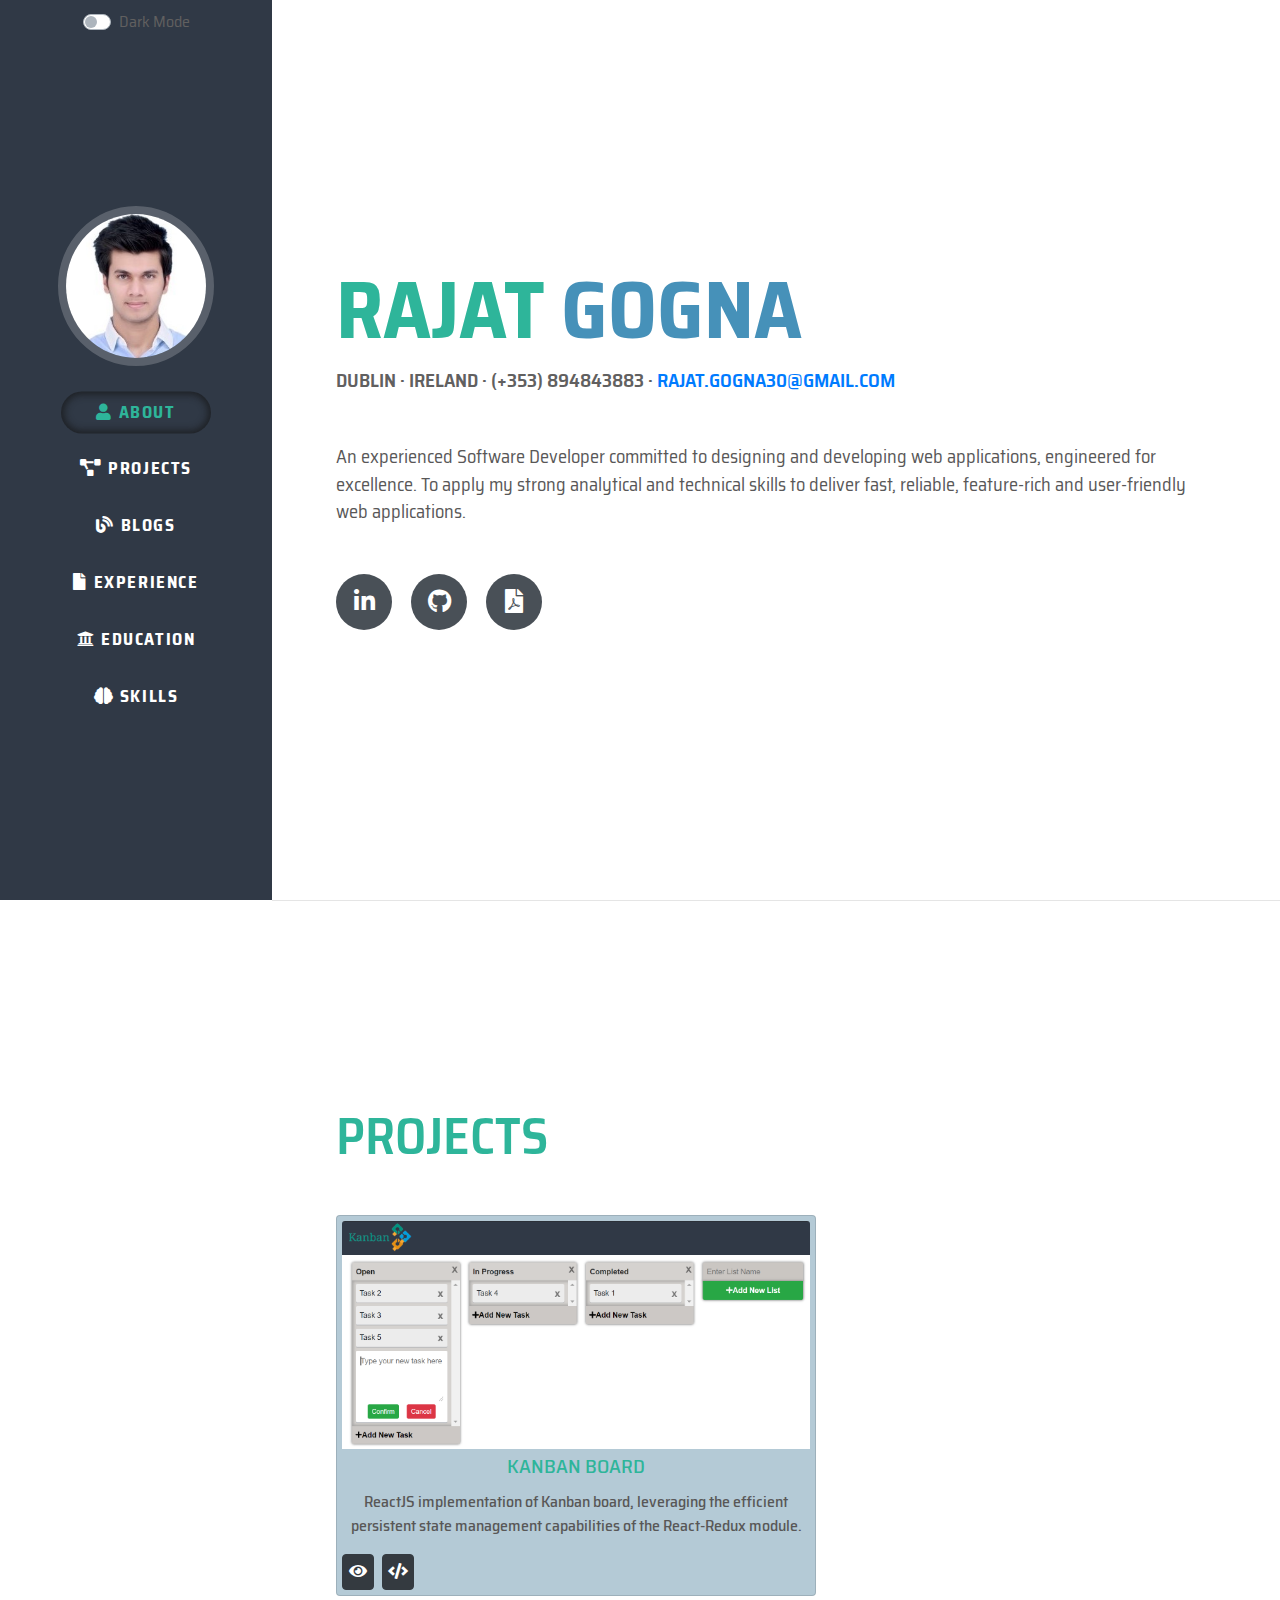
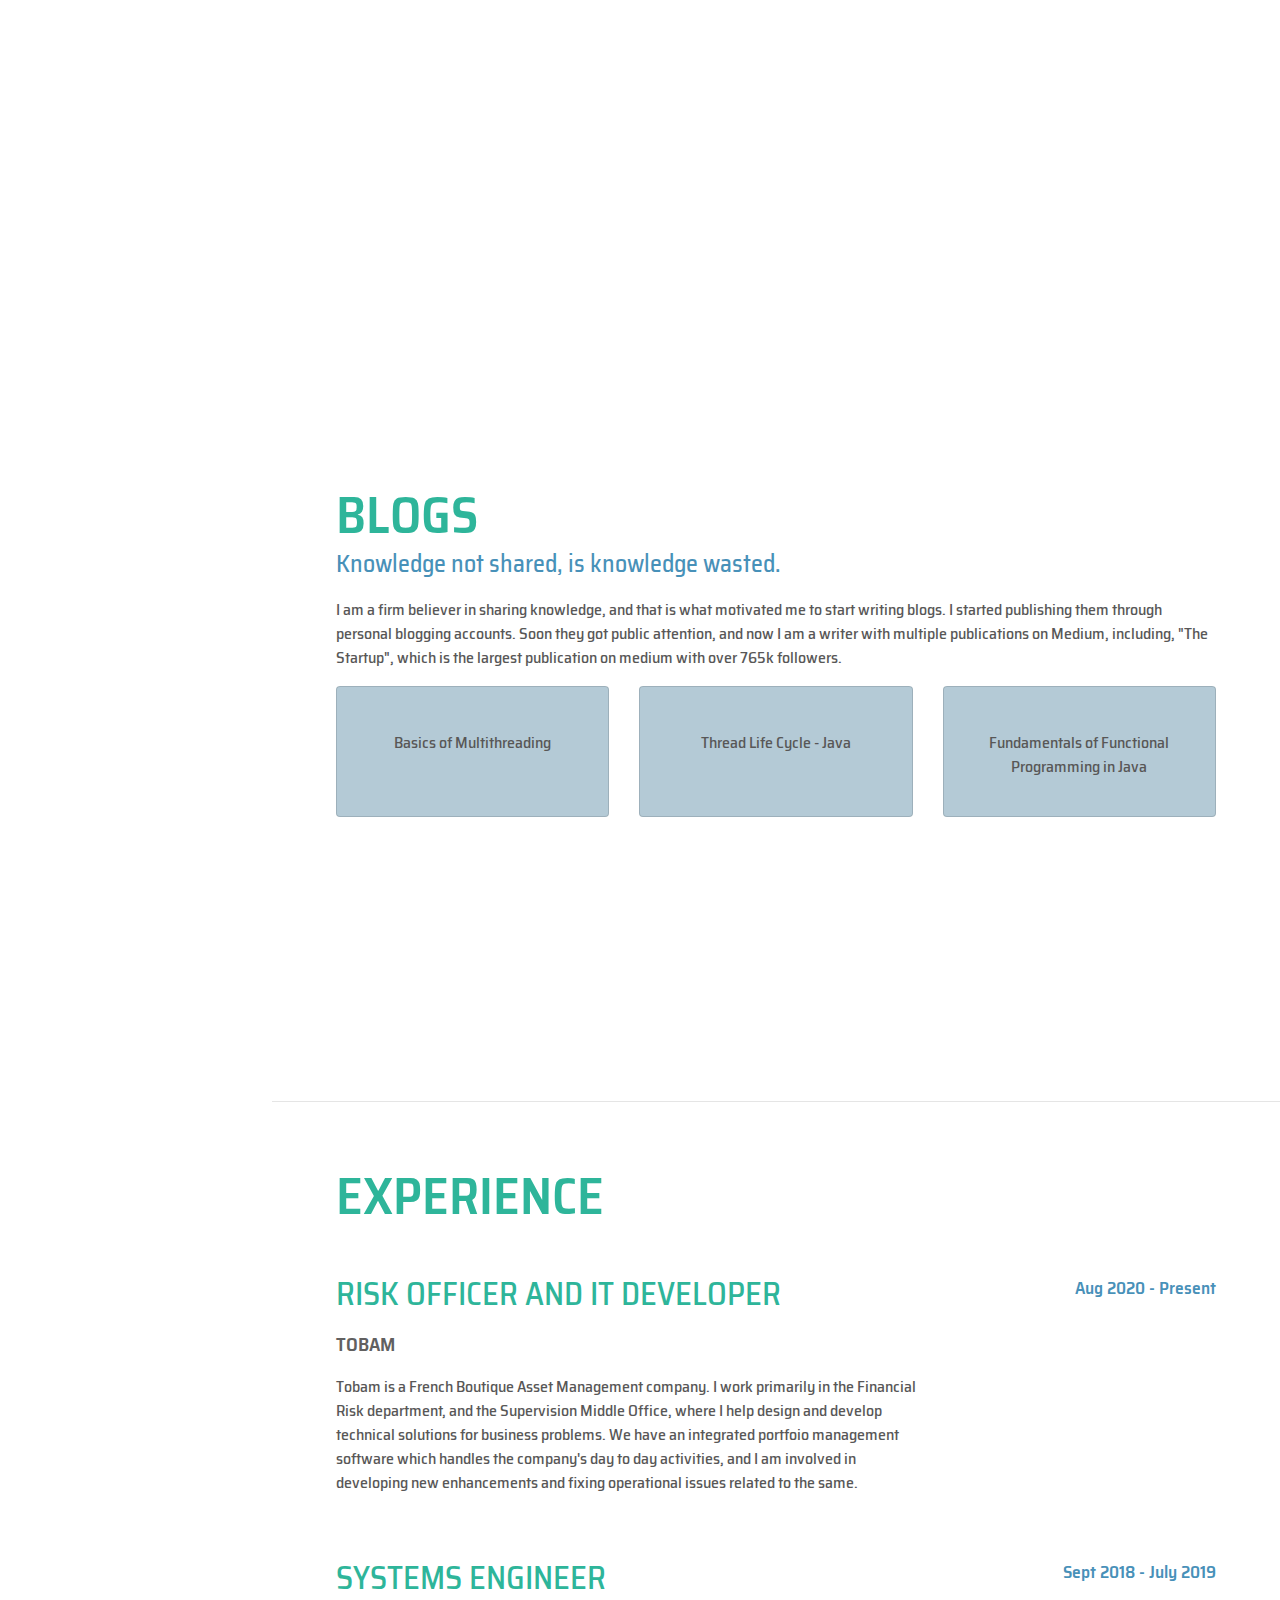
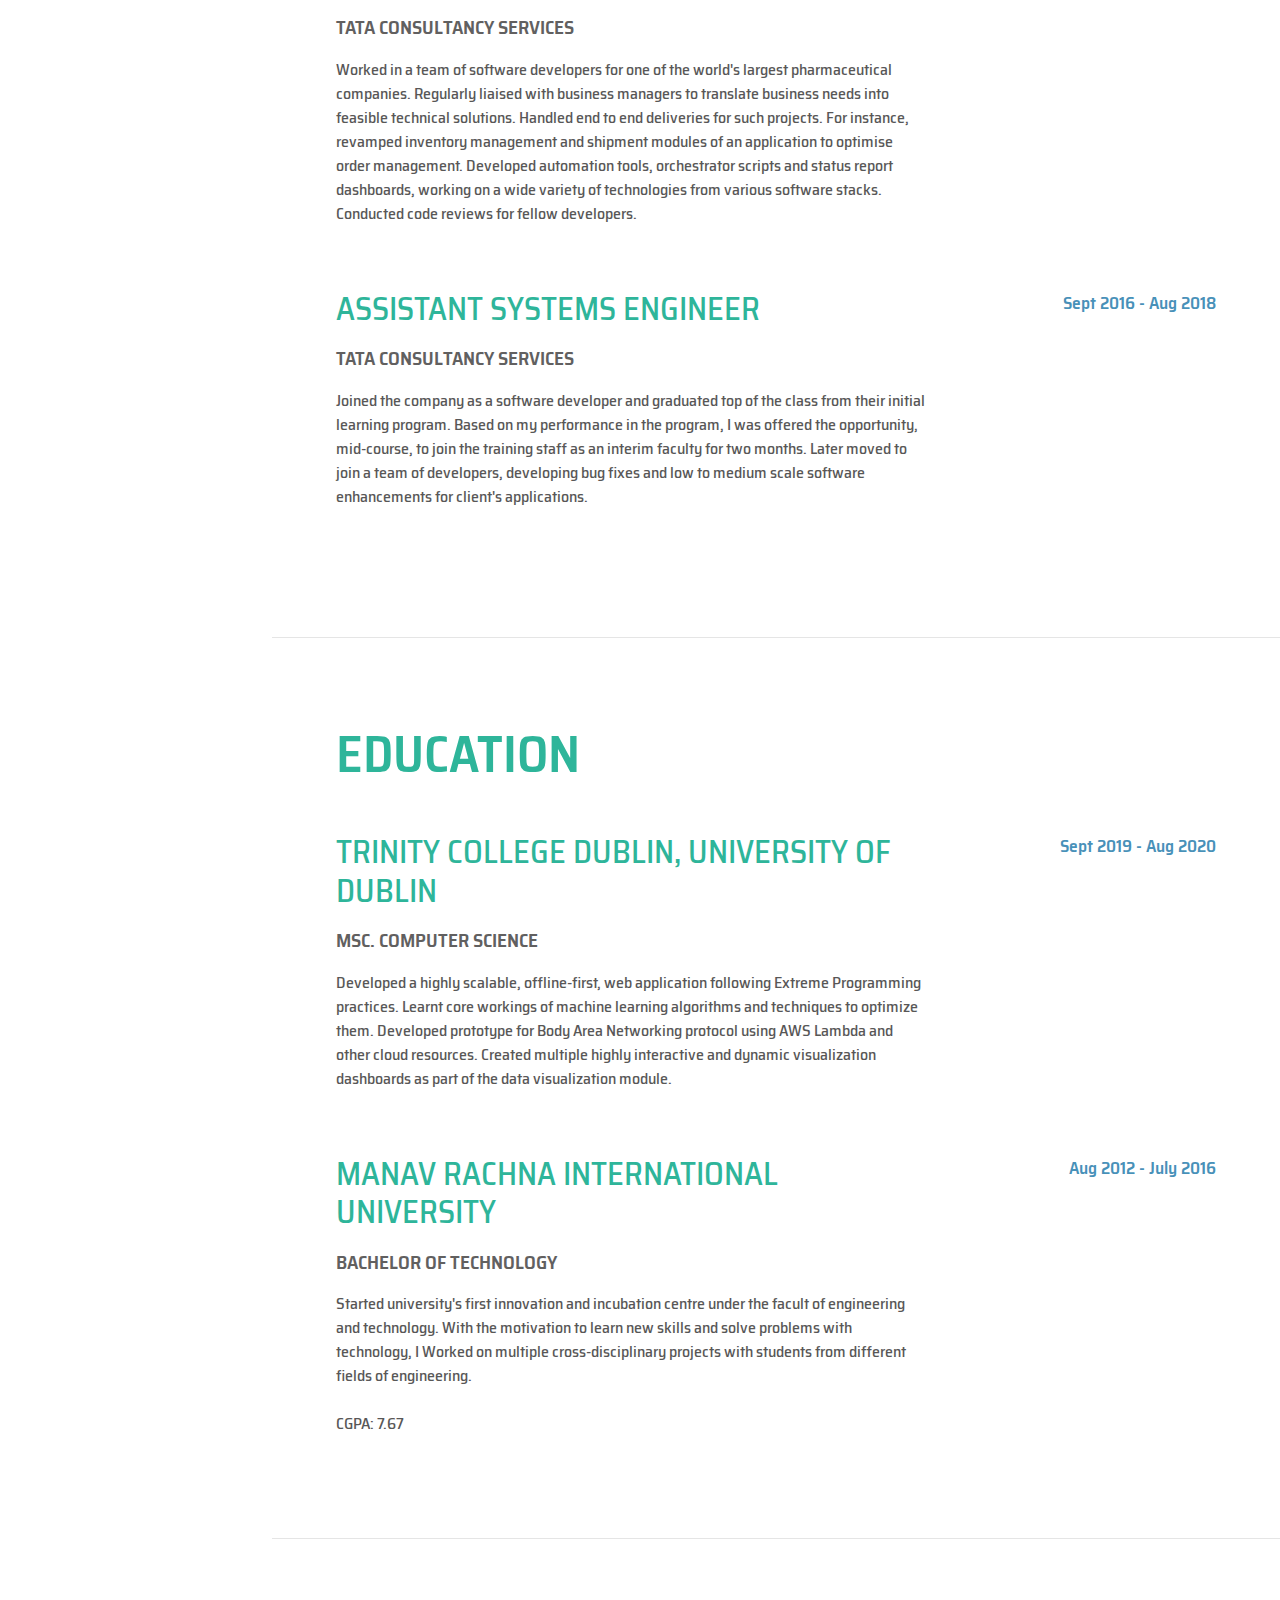
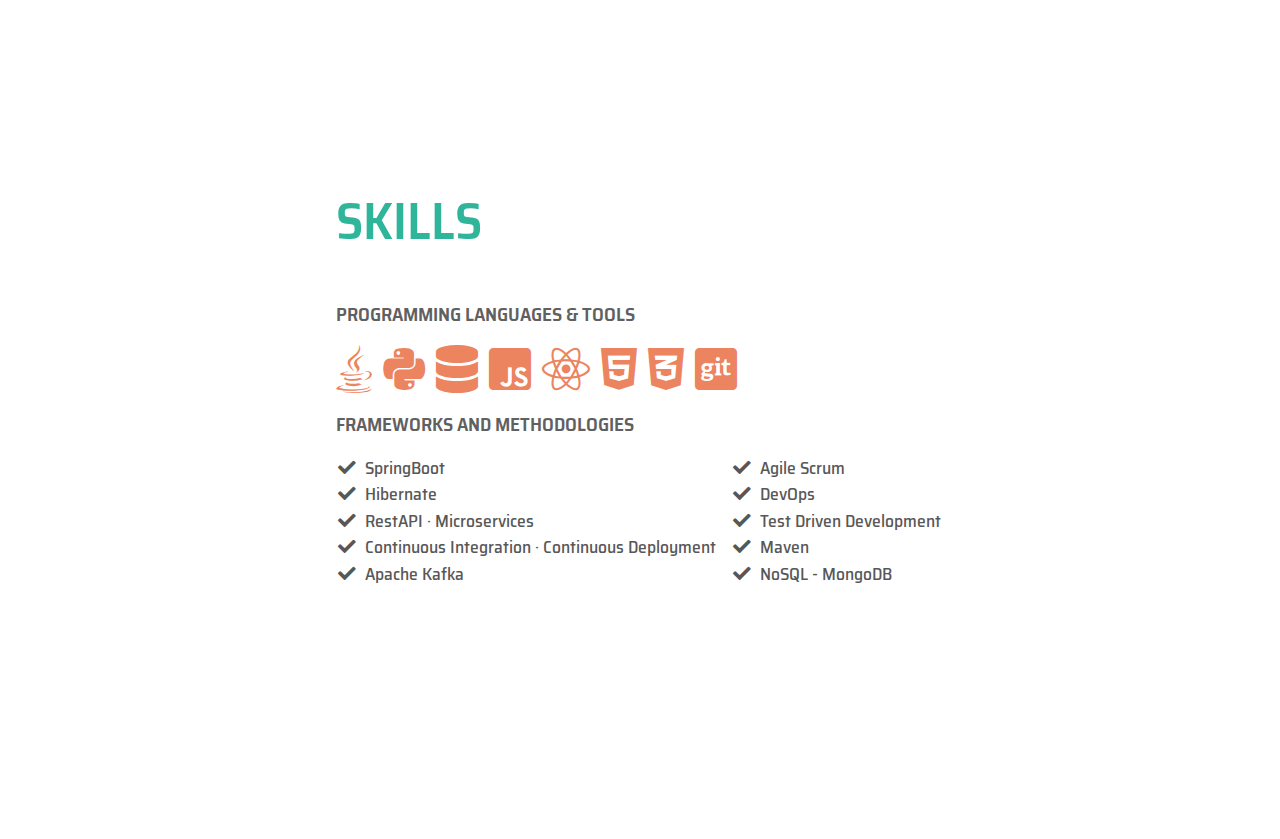
<file: index.html>
<!DOCTYPE html>
<html lang="en">
<head>
  <meta charset="utf-8">
  <meta name="viewport" content="width=device-width, initial-scale=1, shrink-to-fit=no">
  <meta name="image" property="og:image" content="https://rgog.github.io/img/Thumbnail.PNG">
  <meta name="author" content="[Rajat Gogna]">
  <!-- Bootstrap core CSS -->
  <link href="vendor/bootstrap/css/bootstrap.min.css" rel="stylesheet">
  <!-- Custom fonts for this template -->
  <!-- <link href="https://fonts.googleapis.com/css?family=Saira+Extra+Condensed:500,700" rel="stylesheet"> -->
  <!-- <link href="https://fonts.googleapis.com/css?family=Muli:400,400i,800,800i" rel="stylesheet"> -->
  <link href="vendor/fontawesome-free/css/all.min.css" rel="stylesheet">
  <!-- Custom styles for this template -->
  <link href="css/resume.min.css" rel="stylesheet">
  <link href="https://fonts.googleapis.com/css2?family=Saira+Semi+Condensed:wght@100;200;300;400;500;600;700;800;900&display=swap" rel="stylesheet">
  <title>Rajat Gogna</title>
</head>
<body>
  <nav class="navbar navbar-expand-lg navbar-dark bg-primary fixed-top" id="sideNav">
    <div class="custom-control custom-switch">
      <input type="checkbox" class="custom-control-input" id="switch1">
      <label class="custom-control-label" for="switch1">Dark Mode</label>
    </div>
    <a class="navbar-brand js-scroll-trigger" href="#page-top">
      <span class="d-block d-lg-none" style="color: var(--my-heading);margin-left:-2.5rem;">Rajat Gogna</span>
      <span class="d-none d-lg-block">
        <img class="img-fluid img-profile rounded-circle mx-auto mb-2" src="img/myImg.jpg" alt="">
      </span>
    </a>
    <button class="navbar-toggler" type="button" data-toggle="collapse" data-target="#navbarSupportedContent" aria-controls="navbarSupportedContent" aria-expanded="false" aria-label="Toggle navigation">
      <span class="navbar-toggler-icon"></span>
    </button>
    <div class="collapse navbar-collapse" id="navbarSupportedContent">
      <ul class="navbar-nav">
        <li class="nav-item">
          <a class="nav-link js-scroll-trigger" href="#about">
            <i class="fa fa-user"></i>
            <b>About</b>
          </a>
        </li>
        <li class="nav-item">
          <a class="nav-link js-scroll-trigger" href="#side-projects">
            <i class="fa fa-project-diagram"></i>
            <b>Projects</b>
          </a>
        </li>
        <li class="nav-item">
          <a class="nav-link js-scroll-trigger" href="#blogs">
            <i class="fas fa-blog"></i>
            <b>Blogs</b>
          </a>
        </li>
        <li class="nav-item">
          <a class="nav-link js-scroll-trigger" href="#experience">
            <i class="fas fa-file"></i>
            <b>Experience</b>
          </a>
        </li>
        <li class="nav-item">
          <a class="nav-link js-scroll-trigger" href="#education">
            <i class="fas fa-university"></i>
            <b>Education</b>
          </a>
        </li>
        <li class="nav-item">
          <a class="nav-link js-scroll-trigger" href="#skills">
            <i class="fas fa-brain"></i>
            <b>Skills</b>
          </a>
        </li>
      </ul>
      <span></span>
    </div>
  </nav>
    
  <div class="container-fluid p-0">

    <section class="resume-section p-3 p-lg-5 d-flex align-items-center" id="about">
      <div class="w-100">
        <h1 class="mb-0">Rajat
          <span class="text-primary">Gogna</span>
        </h1>
        <div class="subheading mb-5">Dublin · Ireland · (+353) 894843883 ·
          <a href="mailto:rajat.gogna30@gmail.com">rajat.gogna30@gmail.com</a>
        </div>
        <p class="lead mb-5">An experienced Software Developer committed to designing and developing web applications,
          engineered for excellence. To apply my strong analytical and technical skills to deliver fast, 
          reliable, feature-rich and user-friendly web applications.</p>
        <div class="about-icons">
          <a href="https://www.linkedin.com/in/rajat-gogna/" target="__blank">
            <i class="fab fa-linkedin-in"></i>
          </a>
          <a href="https://github.com/rgog?tab=repositories" target="__blank">
            <i class="fab fa-github"></i>
          </a>
          <a href="https://rgog.github.io/assets/CV/RajatGognaCV.pdf" target="__blank">
            <i class="fas fa-file-pdf"></i>
          </a>
        </div>
      </div>
    </section>

    <hr class="m-0">  
    
    <section class="resume-section p-3 p-lg-5 d-flex align-items-center" id="side-projects">
      <div class="w-100">
        <h2 class="mb-5">PROJECTS</h2>
        <div class="card-deck">
          <div class="card">
            <img class="card-img-top" src="https://rgog.github.io/img/Projects/kanban.PNG" alt="Card image cap">
            <h5 class="card-title" id=project-card-title>Kanban Board</h5>
            <p class="card-text">
              ReactJS implementation of Kanban board, leveraging the efficient persistent state management 
              capabilities of the React-Redux module.
            </p>
            <div class="project-card-buttons">
              <a href="https://rgog.github.io/kanban-project/" class="btn btn-dark" target="__blank">
                <i class="fa fa-eye"></i>
              </a>
              <a href="https://github.com/rgog/kanban-project/" class="btn btn-dark" target="__blank">
                <i class="fas fa-code"></i>
              </a>
            </div>
          </div>
        </div>
      </div>
    </section>

    <section class="resume-section p-3 p-lg-5 d-flex align-items-center" id="blogs">
      <div class="w-100">
        <h2 class="mb-5">BLOGS</h2>
        <p style="font-style:bold; font-size: 1.5rem; margin-top: -3rem; padding-bottom: 3rem; color: var(--my-primary);">Knowledge not shared, is knowledge wasted.</p>
        <p style="margin-top: -3rem;">I am a firm believer in sharing knowledge, and that is what motivated me to start writing blogs.
        I started publishing them through personal blogging accounts. Soon they got public attention, and now I am a writer with multiple publications on Medium, 
        including, "The Startup", which is the largest publication on medium with over 765k followers.  </p>
        <div class="card-deck">
          <div class="card" id="blog-card">
            <a class="card-block stretched-link text-decoration-none" href="https://medium.com/@rajat.gogna30/multithreading-the-concept-8d30fd808732" target="__blank"></a>
            <div class="card-body">
              <p class="card-title ">Basics of Multithreading</p>
            </div>
          </div>
          <div class="card" id="blog-card">
            <a class="card-block stretched-link text-decoration-none" href="https://medium.com/@rajat.gogna30/thread-life-cycle-java-4d5682eedf7d" target="__blank"></a>
            <div class="card-body">
              <p class="card-title">Thread Life Cycle - Java</p>
            </div>
          </div>
          <div class="card" id="blog-card">
            <a class="card-block stretched-link text-decoration-none" href="https://rajat-gogna30.medium.com/functional-programming-in-java-31c9896fa48b" target="__blank"></a>
            <div class="card-body">
              <p class="card-title">Fundamentals of Functional Programming in Java</p>
            </div>
          </div>
        </div>
      </div>
    
      <!-- <button type="button" class="btn btn-primary" data-toggle="modal" data-target=".bd-example-modal-lg">Large
            modal</button>
          <div class="modal fade bd-example-modal-lg" tabindex="-1" role="dialog" aria-labelledby="myLargeModalLabel"
            aria-hidden="true">
            <div class="modal-dialog modal-lg">
              <div class="modal-content">
                ...
              </div>
            </div>
          </div> -->
    
    </section>
    <hr class="m-0">
    <section class="resume-section p-3 p-lg-5 d-flex align-items-center" id="experience">
      <div class="w-100">
        <h2 class="mb-5">Experience</h2>

        <div class="resume-item d-flex flex-column flex-md-row justify-content-between mb-5">
          <div class="resume-content">
            <h3 class="mb-0">Risk Officer and IT Developer</h3>
            <div class="subheading mb-3">Tobam</div>
            <p>Tobam is a French Boutique Asset Management company.
              I work primarily in the Financial Risk department, and the Supervision Middle Office, where I help design and develop technical solutions for business problems.
              We have an integrated portfoio management software which handles the company's day to day activities, and I am involved in
              developing new enhancements and fixing operational issues related to the same.
            </p>
          </div>
          <div class="resume-date text-md-right">
            <span class="text-primary date-font">Aug 2020 - Present</span>
          </div>
        </div>

        <div class="resume-item d-flex flex-column flex-md-row justify-content-between mb-5">
          <div class="resume-content">
            <h3 class="mb-0">Systems Engineer</h3>
            <div class="subheading mb-3">Tata Consultancy Services</div>
            <p>Worked in a team of software developers for one of the world's largest pharmaceutical companies.
              Regularly liaised with business managers to translate business needs into feasible technical solutions.
              Handled end to end deliveries for such projects. For instance, revamped inventory management and shipment modules of 
              an application to optimise order management. Developed automation tools, orchestrator scripts and status report
              dashboards, working on a wide variety of technologies from various software stacks. Conducted code reviews for fellow
              developers.</p>
          </div>
          <div class="resume-date text-md-right">
            <span class="text-primary date-font">Sept 2018 - July 2019</span>
          </div>
        </div>

        <div class="resume-item d-flex flex-column flex-md-row justify-content-between mb-5">
          <div class="resume-content">
            <h3 class="mb-0">Assistant Systems Engineer</h3>
            <div class="subheading mb-3">Tata Consultancy Services</div>
            <p>Joined the company as a software developer and graduated top of the class from their initial learning program.
              Based on my performance in the program, I was offered the opportunity, mid-course, to join the training staff
              as an interim faculty for two months. Later moved to join a team of developers, developing bug fixes
              and low to medium scale software enhancements for client's applications.</p>
          </div>
          <div class="resume-date text-md-right">
            <span class="text-primary date-font">Sept 2016 - Aug 2018</span>
          </div>
        </div>

      </div>

    </section>

    <hr class="m-0">

    <section class="resume-section p-3 p-lg-5 d-flex align-items-center" id="education">
      <div class="w-100">
        <h2 class="mb-5">Education</h2>

        <div class="resume-item d-flex flex-column flex-md-row justify-content-between mb-5">
          <div class="resume-content">
            <h3 class="mb-0">Trinity College Dublin, University of Dublin</h3>
            <div class="subheading mb-3">MSc. Computer Science</div>
            <p>Developed a highly scalable, offline-first, web application following Extreme Programming practices.
              Learnt core workings of machine learning algorithms and techniques to optimize them.
              Developed prototype for Body Area Networking protocol using AWS Lambda and other cloud resources.
              Created multiple highly interactive and dynamic visualization dashboards as part of the data visualization module.
            </p>
          </div>
          <div class="resume-date text-md-right">
            <span class="text-primary date-font">Sept 2019 - Aug 2020</span>
          </div>
        </div>

        <div class="resume-item d-flex flex-column flex-md-row justify-content-between">
          <div class="resume-content">
            <h3 class="mb-0">Manav Rachna International University</h3>
            <div class="subheading mb-3">Bachelor of Technology</div>
            <p>Started university's first innovation and incubation centre under the facult of engineering and technology.
              With the motivation to learn new skills and solve problems with technology, I Worked on
              multiple cross-disciplinary projects with students from different fields of engineering.<br><br>
              CGPA: 7.67</p>
          </div>
          <div class="resume-date text-md-right">
            <span class="text-primary date-font">Aug 2012 - July 2016</span>
          </div>
        </div>

      </div>
    </section>

    <hr class="m-0">

  <section class="resume-section p-3 p-lg-5 d-flex align-items-center" id="skills">
    <div class="w-100">
      <h2 class="mb-5">Skills</h2>

      <div class="subheading mb-3">Programming Languages &amp; Tools</div>
      <ul class="list-inline dev-icons">
        <li class="list-inline-item">
          <i class="fab fa-java"></i>
          <!-- <b>Java</b> -->
        </li>
        <li class="list-inline-item">
          <i class="fab fa-python"></i>
          <!-- <b>Python</b> -->
        </li>
        <li class="list-inline-item">
          <i class="fas fa-database"></i>
          <!-- <b>SQL & NoSQL</b> -->
        </li>
        <li class="list-inline-item">
          <i class="fab fa-js-square"></i>
          <!-- <b>JavaScript</b> -->
        </li>
        <li class="list-inline-item">
          <i class="fab fa-react"></i>
          <!-- <b>ReactJS</b> -->
        </li>
        <li class="list-inline-item">
          <i class="fab fa-html5"></i>
          <!-- <b>HTML</b> -->
        </li>
        <li class="list-inline-item">
          <i class="fab fa-css3-alt"></i>
          <!-- <b>CSS</b> -->
        </li>
        <li class="list-inline-item">
          <i class="fab fa-git-square"></i>
          <!-- <b>Version Control</b> -->
        </li>
        <span></span>
      </ul>

      <div class="subheading mb-3">Frameworks and Methodologies</div>
      <div class="row">
        <div class="column">
          <ul class="fa-ul mb-0">
            <li>
              <i class="fa-li fa fa-check"></i>
              SpringBoot</li>
            <li>
              <i class="fa-li fa fa-check"></i>
              Hibernate</li>
            <li>
              <i class="fa-li fa fa-check"></i>
              RestAPI · Microservices</li>
            <li>
              <i class="fa-li fa fa-check"></i>
              Continuous Integration · Continuous Deployment </li>
            <li>
              <i class="fa-li fa fa-check"></i>
              Apache Kafka </li>
          </ul>
        </div>
        <div class="column">
          <ul class="fa-ul mb-0">
            <li>
              <i class="fa-li fa fa-check"></i>
              Agile Scrum</li>
            <li>
              <i class="fa-li fa fa-check"></i>
              DevOps</li>
            <li>
              <i class="fa-li fa fa-check"></i>
              Test Driven Development</li>
            <li>
              <i class="fa-li fa fa-check"></i>
              Maven </li>
            <li>
              <i class="fa-li fa fa-check"></i>
              NoSQL - MongoDB </li>
          </ul>
        </div>
      </div>
    </div>
  </section>
    <!-- <hr class="m-0"> -->
  </div>
    <!-- Bootstrap core JavaScript -->
  <script src="vendor/jquery/jquery.min.js"></script>
  <script src="vendor/bootstrap/js/bootstrap.bundle.min.js"></script>

  <!-- Plugin JavaScript -->
  <script src="vendor/jquery-easing/jquery.easing.min.js"></script>

  <!-- Custom scripts for this template -->
  <script src="js/resume.min.js"></script>
  <script src="js/themeChanger.js"></script>
</body>
</html>
</file>
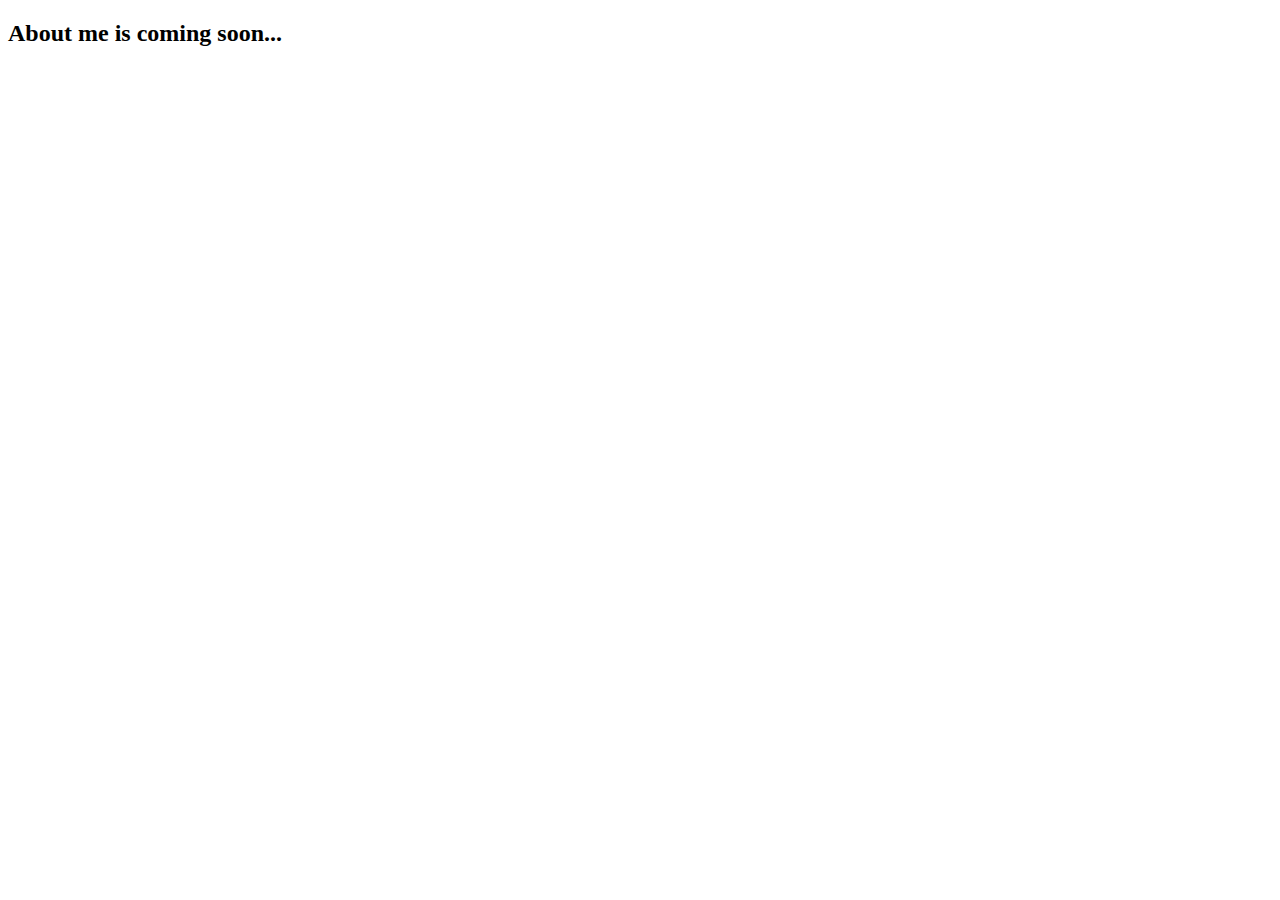
<file: about.html>
<!DOCTYPE html>
<html lang="en">
<head>
    <meta charset="UTF-8">
    <meta name="viewport" content="width=device-width, initial-scale=1.0">
    <title>Document</title>
</head>
<body>
    <h2>About me is coming soon...</h2>
</body>
</html>
</file>
<file: css/resume.min.css>
/*!
 * Start Bootstrap - Resume v5.0.8 (https://startbootstrap.com/template-overviews/resume)
 * Copyright 2013-2019 Start Bootstrap
 * Licensed under MIT (https://github.com/BlackrockDigital/startbootstrap-resume/blob/master/LICENSE)
 */
html[data-theme='dark']{
	--my-font-family: 'Saira Semi Condensed', sans-serif;
	--my-bg:rgb(43, 43, 43);
	--my-subheading: rgb(182, 181, 181);
	--my-general-text: rgb(137, 196, 245);
	--my-heading: rgb(238, 139, 103);
	--my-primary: #2196F3;
	--my-skill-icons:rgb(204, 121, 91); 
	--my-image-border:rgba(255, 255, 255, .2);
	--my-nav-bar: rgb(43, 43, 43);
	--icon-bg: rgb(182, 181, 181);
	--card-bg: rgb(77, 75, 75);
	--my-border-shadow: rgba(21, 21, 21, 0.671);
}

html[data-theme='light']{
	--my-font-family: 'Saira Semi Condensed', sans-serif;
	--my-bg:white;
	--my-subheading: rgb(97, 96, 96);
	--my-general-text: rgb(88, 87, 87);
	--my-heading: rgb(46, 181, 154);
	--my-primary: rgba(0, 103, 158, 0.726);
	--my-skill-icons:rgb(235, 132, 95); 
	--my-image-border:rgba(255, 255, 255, .2);
	--my-nav-bar: rgb(48, 57, 70);
	--icon-bg: white;
	--card-bg: rgb(180, 202, 214);
}

body {
	font-family: var(--my-font-family);
	background-color: var(--my-bg)
}

@media (min-width:992px) {
	body {
		padding-top: 0;
		padding-left: 17rem
	}
}

.custom-control-label{
	color: var(--my-subheading);
}

.custom-control-input:checked ~ .custom-control-label::before {
	background-color: var(--my-heading);
	border-color: var(--my-heading);
  }
h1,
h2,
h3,
h4,
h5,
h6 {
	font-family: var(--my-font-family);
	font-weight: 300;
	text-transform: uppercase;
	color:var(--my-heading);
}

h1 {
	font-size: 5rem;
	font-weight: 700;
	line-height: 5rem
}

/* h1 span{
	font-weight: 500;
} */

h2 {
	font-size: 3.2rem;
	font-weight: 600;
}

h3 {
	font-size: 2rem;
	font-weight: 500;
}

p.lead {
	font-size: 1.15rem;
	font-weight: 400
}

.subheading {
	text-transform: uppercase;
	font-size: 1.2rem;
	font-weight: 600;
	font-family: var(--my-font-family);
	
	margin-top: 1rem;
	color: var(--my-subheading);
}

.subheading.mb-3{
	/* color: rgb(106, 153, 192); */
	font-weight: 600;
}

.about-icons a{
	color: #2196F3!important;
	display: inline-block;
	height: 3.5rem;
	width: 3.5rem; 
	background-color: #495057;
	color: white!important;
	border-radius: 100%;
	text-align: center;
	font-size: 1.5rem;
	line-height: 3.5rem;
	margin-right: 1rem
}


.about-icons a:last-child {
	margin-right: 0
}

.about-icons a:hover {
	background-color: var(--my-heading);
}

.dev-icons .list-inline-item{
	color: var(--my-skill-icons);
	/* width: 150px; */
}

/* .dev-icons{
overflow: hidden;
} */

/* .dev-icons .list-inline-item b{
	position: relative;
	top: 40px;
	transition: 0.3s ease top;
} */

.dev-icons .list-inline-item i {
	font-size: 3rem;
	/* position: relative;
	left: 25%;
	transition: 0.3s ease left;
	box-sizing: border-box;
	z-index: 2;
	color: rgba(238, 139, 103, 0.616);*/
}

/* .dev-icons span{
	position: absolute;
	/* color: white;
	width: 100px;
	left:10px;
	z-index: 1;
	transition: 0.3s ease left;
}

.dev-icons .list-inline-item:hover b{
	top: 0;
}
.dev-icons .list-inline-item:hover i{
	left: 0;
}

.dev-icons .list-inline-item i:hover {
	color: #2196F3
} */


#sideNav .navbar-nav .nav-item .nav-link {
    font-weight: 400;
	letter-spacing: .1rem;
	text-transform: uppercase
}

#sideNav .navbar-toggler:focus {
	outline-color: #d48a6e
}

.w-100{
	border-radius: 10px;
	/* margin-left:-20px; */
	padding: 1rem;
	background-color: var(--my-bg);
	box-shadow: inset 0px 0px 7px 3px var(--my-border-shadow);
	/* background-color: white; */
}

.fa-ul{
	color: var(--my-general-text);
	font-size: 1.1rem;
	font-weight: 500;
}

#project-card-title{
	padding-top: 5px;
	font-weight: 500;
}

.date-font{
	font-weight: 600;
	font-size: 1.1rem;
}

@media (min-width:992px) {
	#sideNav {
		text-align: center;
		position: fixed;
		top: 0;
		left: 0;
		display: flex;
		flex-direction: column;
		width: 17rem;
        height: 100vh;
        padding: 10px
	}
	#sideNav .navbar-brand {
		display: flex;
		margin: auto auto 0;
		padding: .5rem
	}
	#sideNav .navbar-brand .img-profile {
		/* margin-top: ; */
		max-width: 10rem;
		max-height: 10rem;
		border: .5rem solid var(--my-image-border);
	}
	#sideNav .navbar-collapse {
		display: flex;
		align-items: flex-start;
		flex-grow: 0;
		width: 100%;
		margin-bottom: auto
    }
    #sideNav .navbar-collapse .navbar-nav {
		flex-direction: column;
		width: 100%
	}
	#sideNav .navbar-collapse .navbar-nav .nav-item {
        display: block;
        padding: 8px;
	}
	#sideNav .navbar-collapse .navbar-nav .nav-item .nav-link {
        display: inline-block;
		width: 150px;
		text-align: center;
		border-radius: 50px;
		font-size: 1.05rem;
		/* background-image: linear-gradient(rgba(255, 255, 255, 0.5) 28%, 
		rgb(77,77,77) 20%,
		rgba(255, 255, 255, 0.5) 48%);
		-webkit-background-clip:text;
		-webkit-text-fill-color: transparent;*/
		color: var(--icon-bg);
	}
    #sideNav .navbar-collapse .navbar-nav .nav-item .nav-link.js-scroll-trigger.active {
		box-shadow: inset 0px 0px 7px 3px rgba(21, 21, 21, 0.671);
		/* background-image: linear-gradient(rgb(238, 139, 103) 28%, 
		rgb(77,77,77) 20%,
		rgb(238, 139, 103) 48%);*/
		color: var(--my-heading);
		transform: translateY(1.5px);
		transition: 0.3s;
	}
	#sideNav .navbar-collapse .navbar-nav .nav-item .nav-link:hover {
		color: var(--my-primary);
	}

}
.resume-content{
	margin-bottom: -5rm;	
}
section.resume-section {
	padding-top: 5rem!important;
	padding-bottom: 5rem!important;
	max-width: 75rem;
}

section.resume-section .resume-item .resume-date {
	min-width: none
}

#blog-card{
	/* padding-top: 1.2rem; */
	/* margin: 4rem; */
	/* display: inline-block; */
	/* width: 12rem; */
	min-height: 7rem;
	align-items: center;
	padding-top: 1.5rem;
}

.card{
	max-width: 30rem;
	padding: 5px;
	text-align: center;
	background-color: var(--card-bg);
}

.project-card-buttons{
	max-width: 4.5rem;
	display: flex;
	justify-content: space-between;
}

.card .btn.btn-dark{
	width: 2rem;
	padding: 5px
}

@media (min-width:768px) {
	section.resume-section {
		min-height: 100vh
	}
	section.resume-section .resume-item .resume-date {
		min-width: 18rem
	}
}

@media (min-width:992px) {
	section.resume-section {
		border-radius: 25;
		padding-top: 3rem!important;
		padding-bottom: 3rem!important
	}
}

.bg-primary {
	background-color: var(--my-nav-bar)!important
}
.text-primary {
	color: var(--my-primary)!important;
}

p{
	color: var(--my-general-text);
	font-weight: 500;
}

a:active,
a:focus,
a:hover {
	color: #824027
}
</file>
